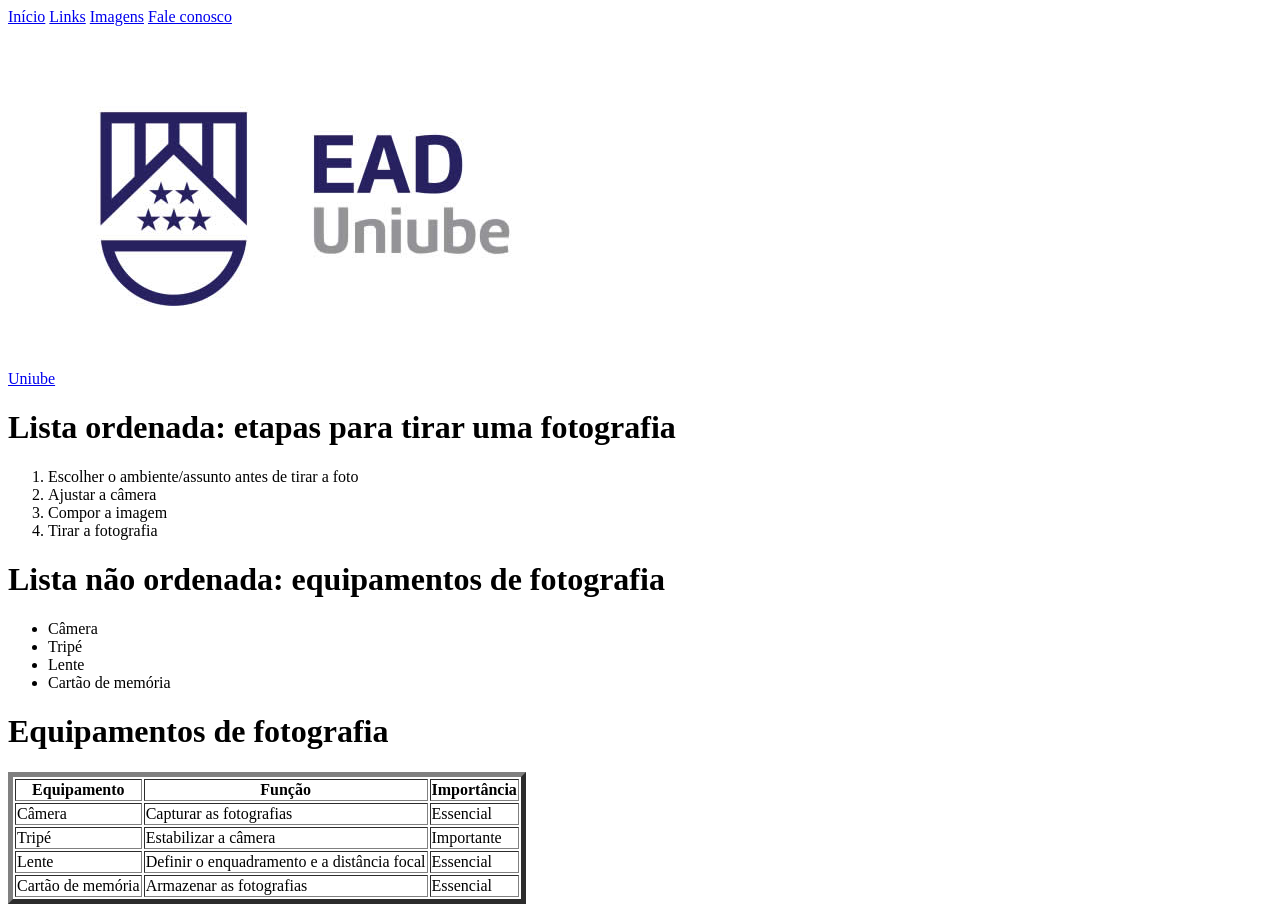
<file: index.html>
<!DOCTYPE html>
<html lang="pt-br">
<head>
    <meta charset="UTF-8">
    <meta name="viewport" content="width=device-width, initial-scale=1.0">
    <title>1247681 - Kevin Silva Sousa</title>
</head>
<body>
    <nav>
        <a href="index.html">Início</a>
        <a href="links.html">Links</a>
        <a href="imagens.html">Imagens</a>
        <a href="fale_conosco.html">Fale conosco</a>
    </nav>
    <div class="imagem-container">
        <img src="imagens/logo-uniube.jpg" alt="imagem">

        <div class="logo">
           <a href="https://uniube.br/" target="_blank">Uniube</a> 
        </div>
    </div>

    <h1>Lista ordenada: etapas para tirar uma fotografia</h1>
    <ol>
        <li>Escolher o ambiente/assunto antes de tirar a foto</li>
        <li>Ajustar a câmera</li>
        <li>Compor a imagem</li>
        <li>Tirar a fotografia</li>
    </ol>

    <h1>Lista não ordenada: equipamentos de fotografia</h1>
    <ul>
        <li>Câmera</li>
        <li>Tripé</li>
        <li>Lente</li>
        <li>Cartão de memória</li>
    </ul>

    <h1>Equipamentos de fotografia</h1>

<table border="5">
    <tr>
        <th>Equipamento</th>
        <th>Função</th>
        <th>Importância</th>
    </tr>

    <tr>
        <td>Câmera</td>
        <td>Capturar as fotografias</td>
        <td>Essencial</td>
    </tr>

    <tr>
        <td>Tripé</td>
        <td>Estabilizar a câmera</td>
        <td>Importante</td>
    </tr>

    <tr>
        <td>Lente</td>
        <td>Definir o enquadramento e a distância focal</td>
        <td>Essencial</td>
    </tr>

    <tr>
        <td>Cartão de memória</td>
        <td>Armazenar as fotografias</td>
        <td>Essencial</td>
    </tr>
</table>

</body>
</html>
</file>
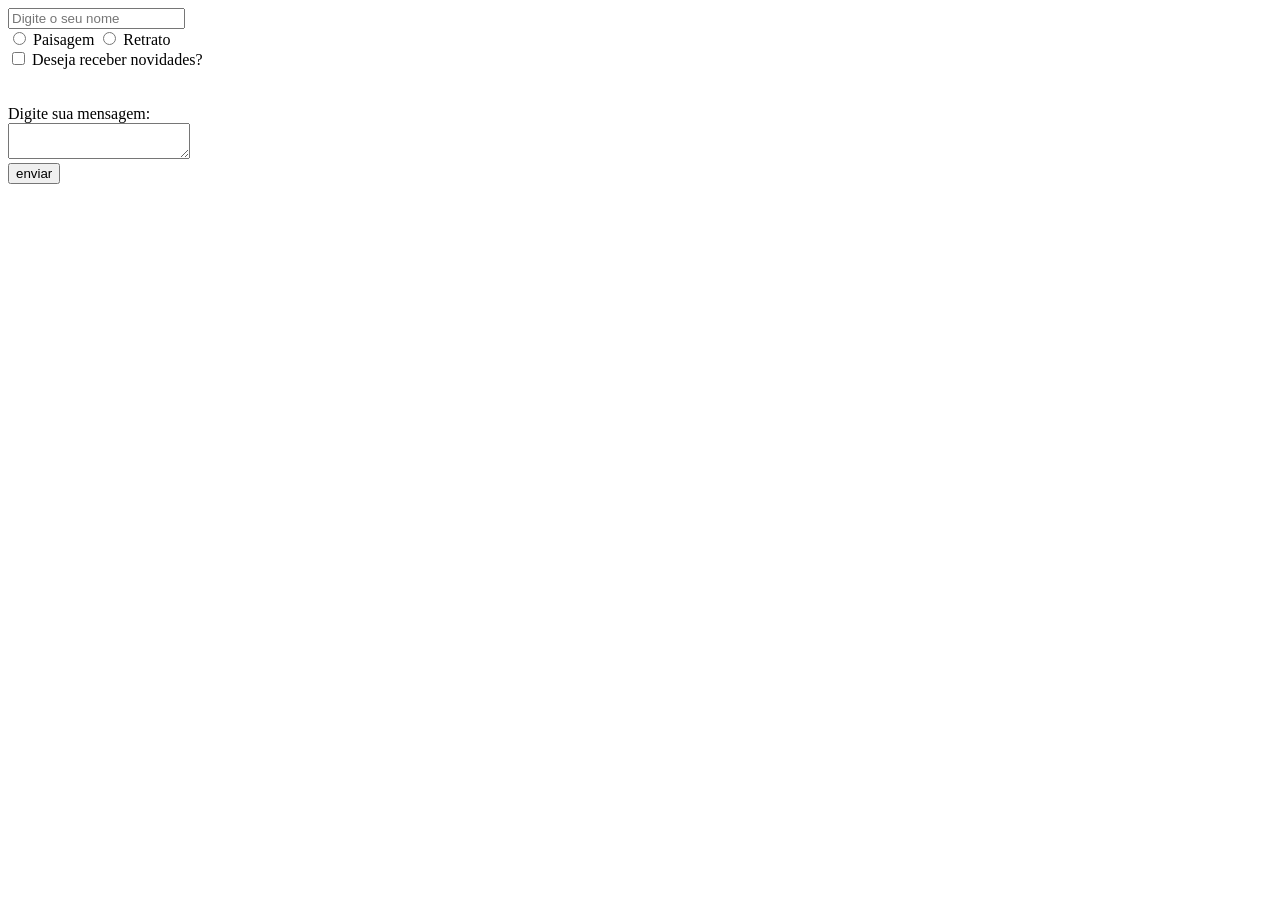
<file: fale_conosco.html>
<!DOCTYPE html>
<html lang="pt-br">
<head>
    <meta charset="UTF-8">
    <meta name="viewport" content="width=device-width, initial-scale=1.0">
    <title>Fale conosco</title>
</head>
<body>
    <form action="">
        <input type="text" name="campo_texto" id="texto" placeholder="Digite o seu nome">
        <br> 
        <input type="radio" name="radio" id="paisagem">
        <label for="paisagem">Paisagem</label>

        <input type="radio" name="radio" id="retrato">
        <label for="retrato">Retrato</label>
        <br>
        <input type="checkbox" name="checkbox" id="checkbox">
        <label for="checkbox">Deseja receber novidades?</label>
        <br>
        <br>
        <br>
        <label for="text">Digite sua mensagem:</label>
        <br>
        <textarea name="text" id="text"></textarea>
        <br>
        <input type="submit" value="enviar">
    </form>
</body>
</html>
</file>
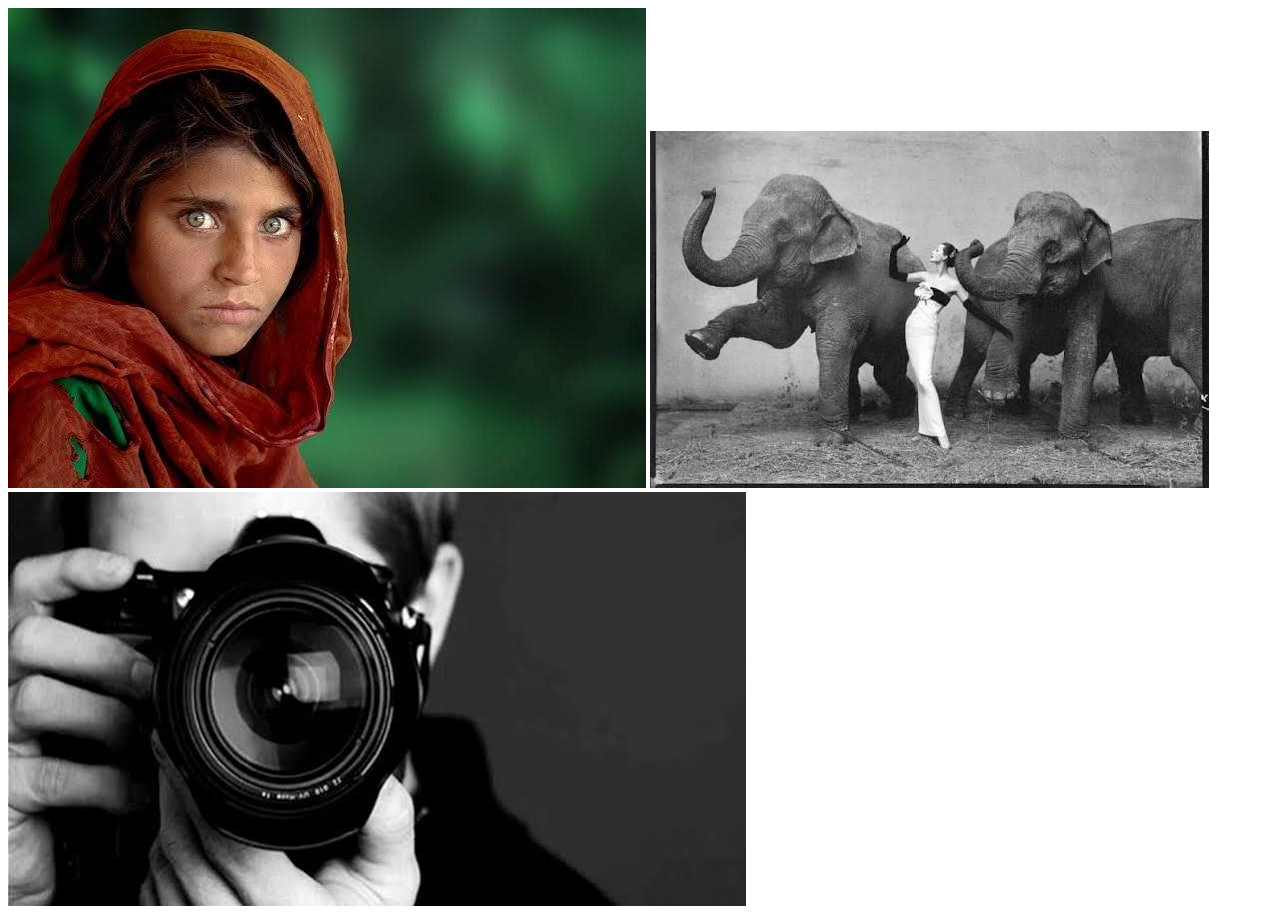
<file: imagens.html>
<!DOCTYPE html>
<html lang="pt-br">
<head>
    <meta charset="UTF-8">
    <meta name="viewport" content="width=device-width, initial-scale=1.0">
    <title>Imagens das Fotografias</title>
</head>
<body>
    <img src="imagens/fotografias_um.jpg" alt="imagens">
    <img src="imagens/fotografias_dois.jpg" alt="imagens">
    <img src="imagens/fotografias_tres.jpg" alt="imagens">
</body>
</html>
</file>
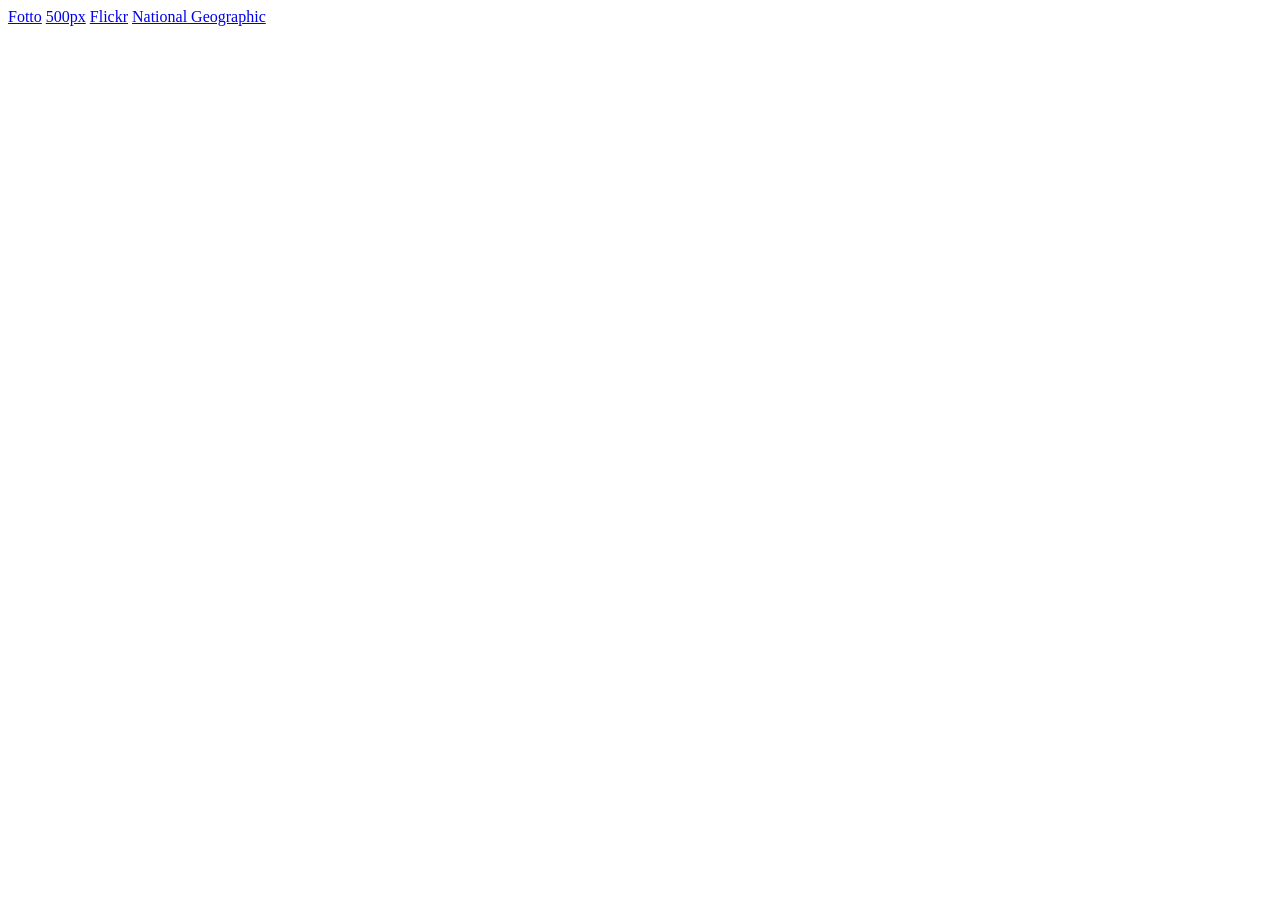
<file: links.html>
<!DOCTYPE html>
<html lang="pt-br">
<head>
    <meta charset="UTF-8">
    <meta name="viewport" content="width=device-width, initial-scale=1.0">
    <title>Fotografias</title>
</head>
<body>
    <div>
        <a href="https://www.fotto.com.br/" target="_blank">Fotto</a>
        <a href="https://500px.com/" target="_blank">500px</a>
        <a href="https://www.flickr.com/" target="_blank">Flickr</a>
        <a href="https://www.nationalgeographic.com/photography" target="_blank">National Geographic</a>
    </div>
</body>
</html>
</file>
